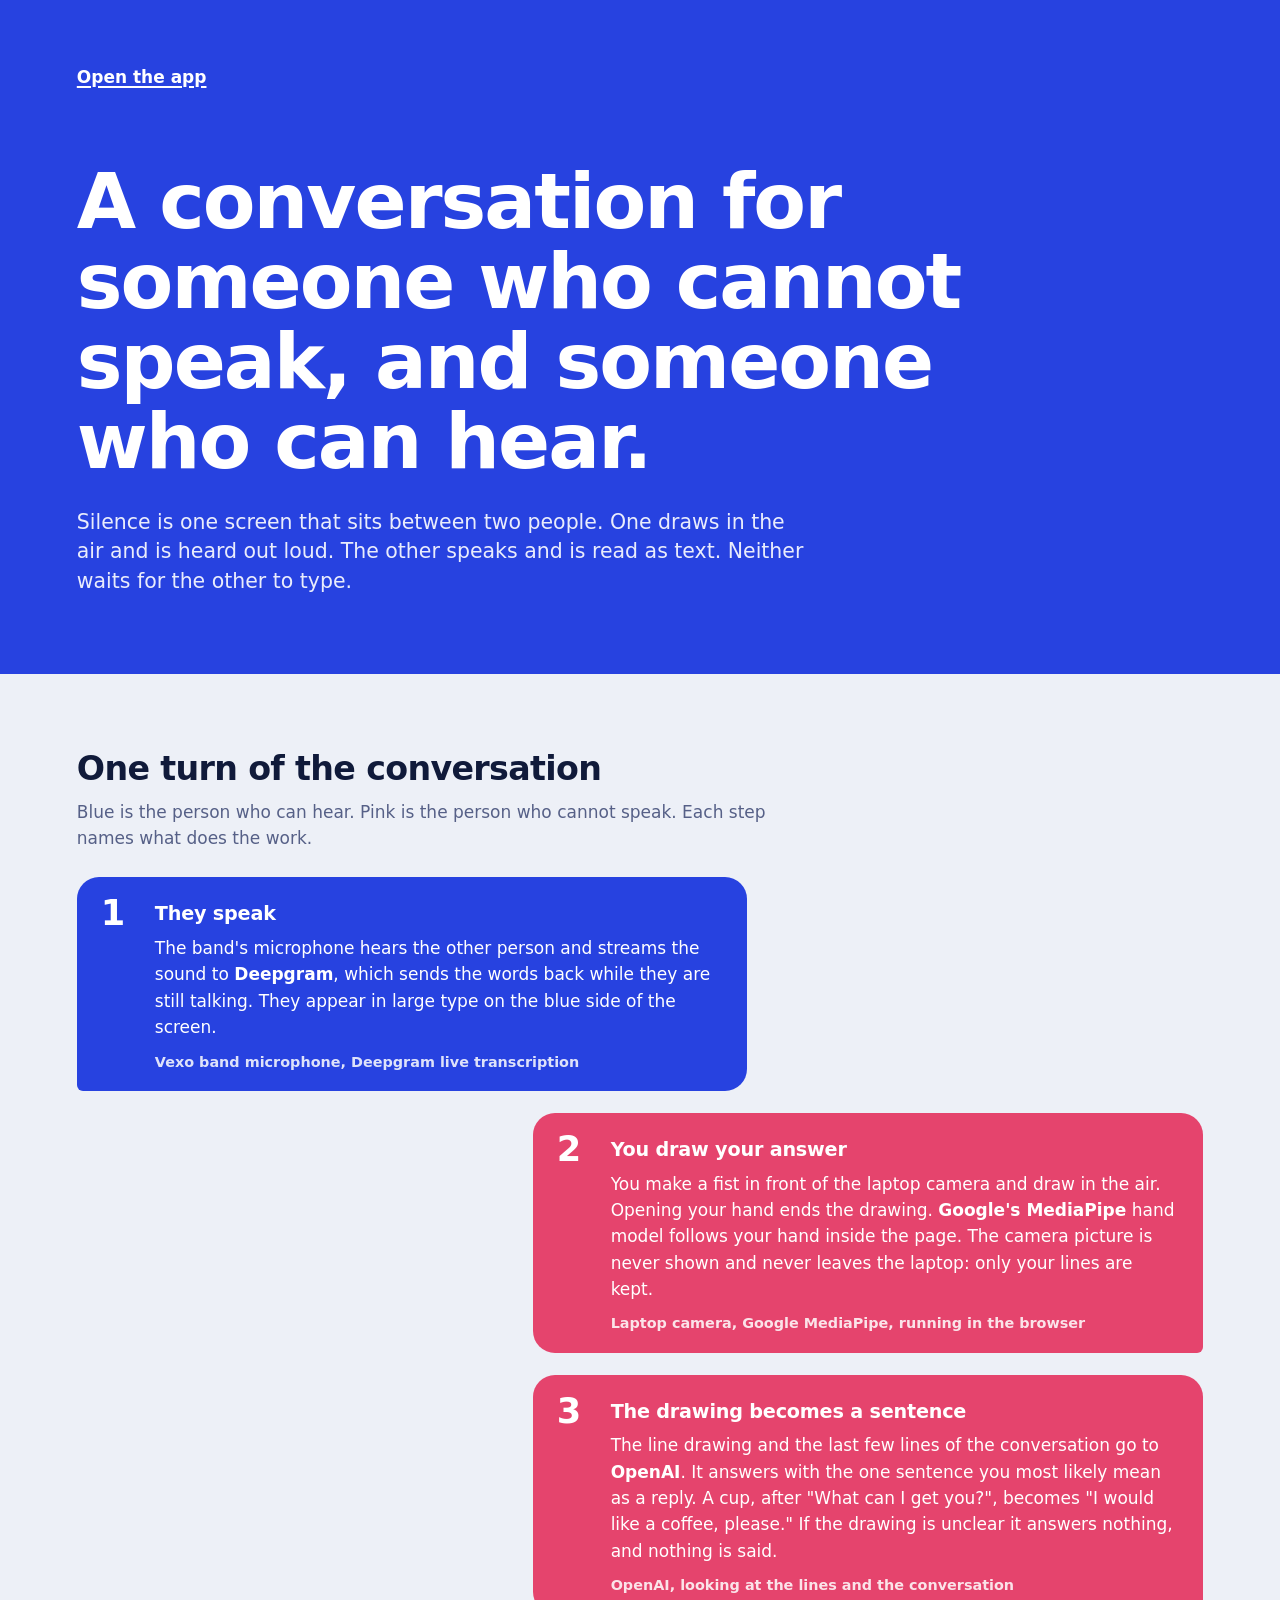
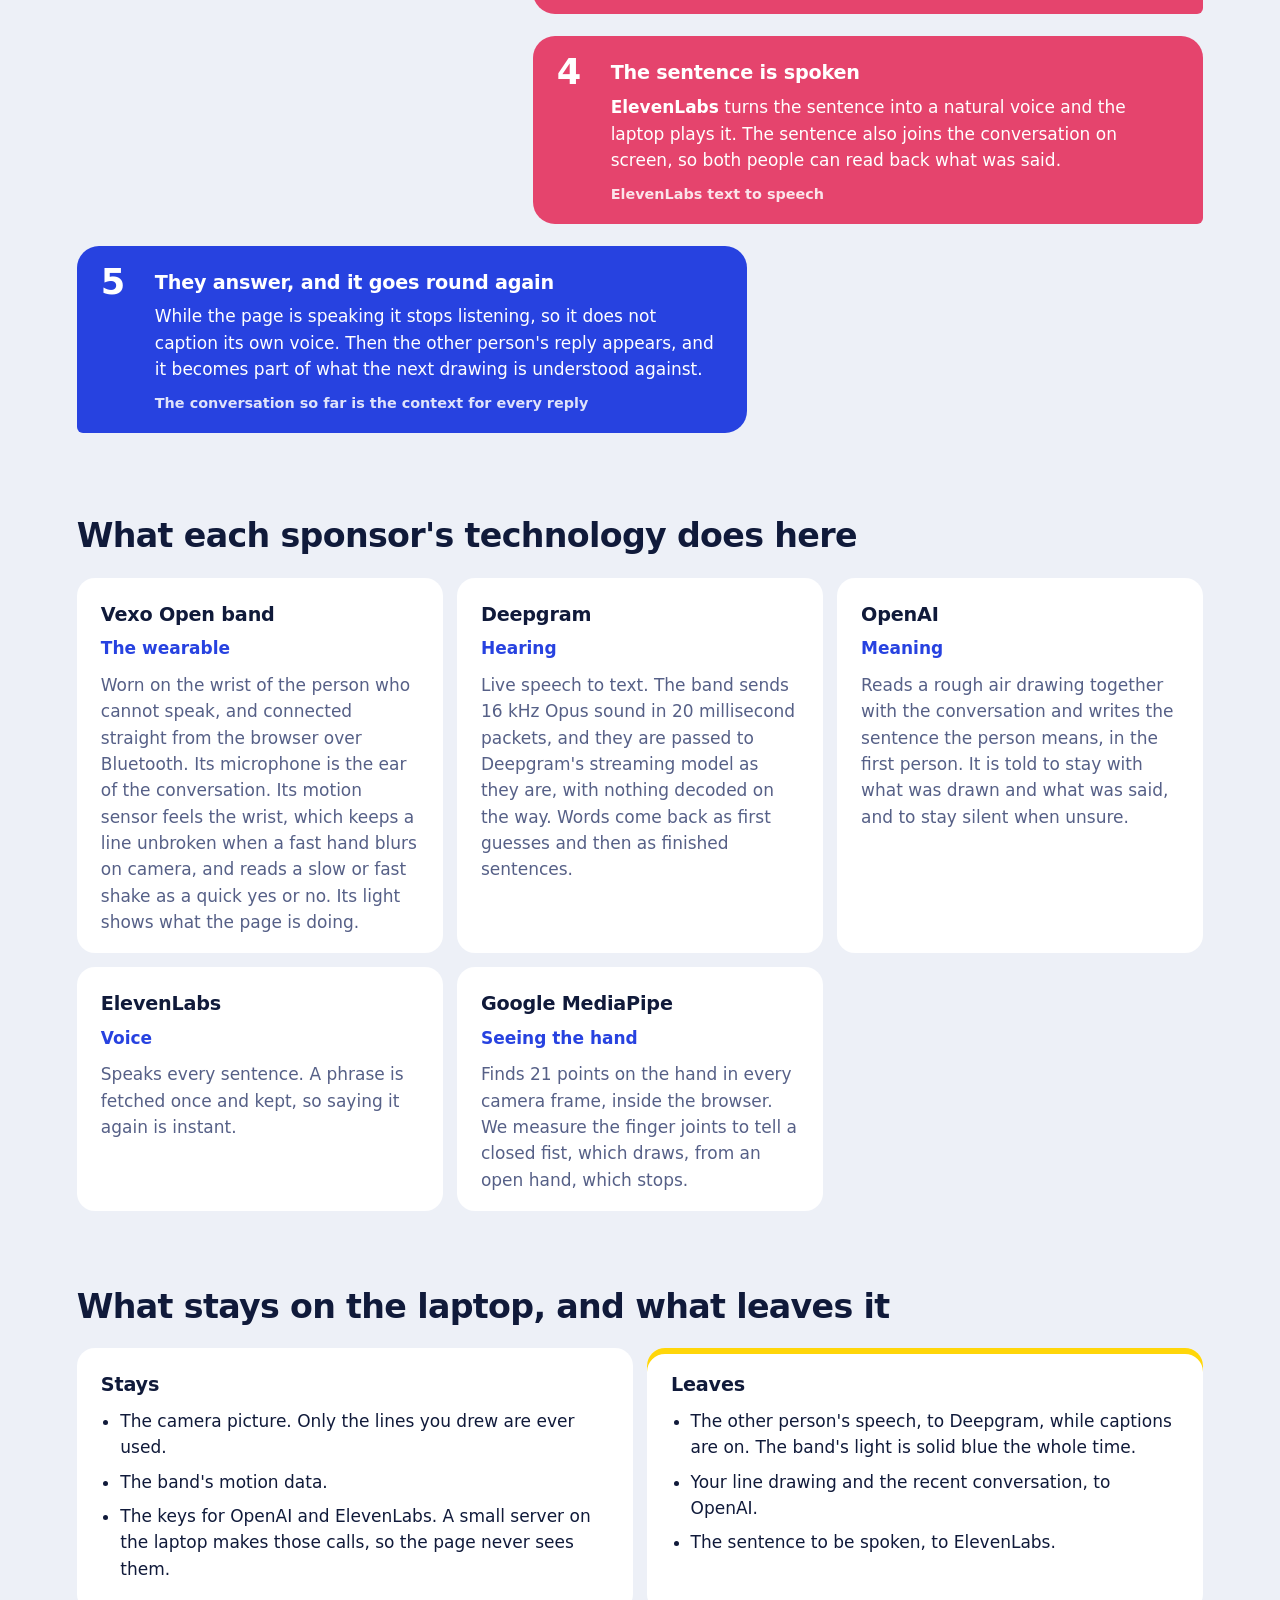
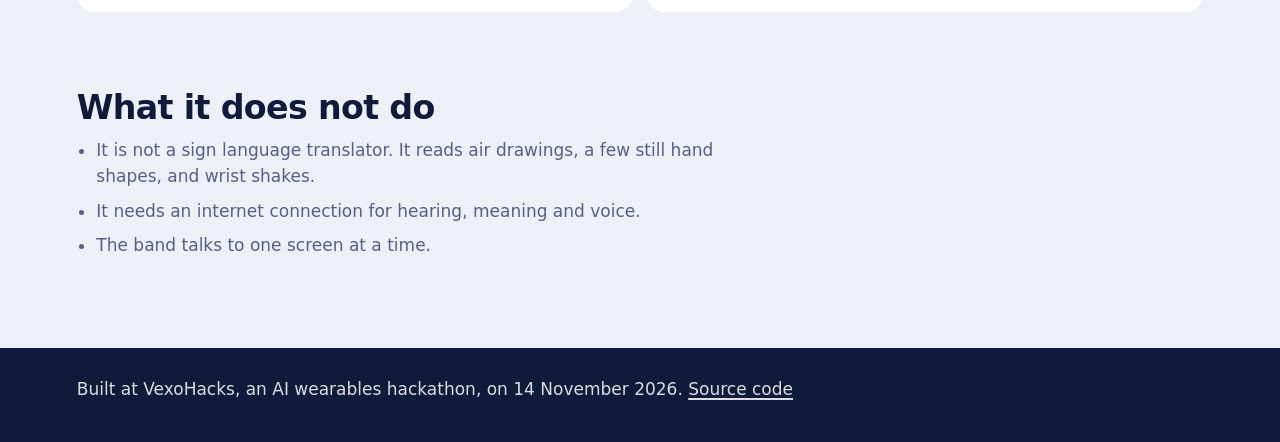
<file: gesture-speak/how.html>
<!doctype html>
<html lang="en">
<head>
<meta charset="utf-8">
<meta name="viewport" content="width=device-width, initial-scale=1">
<meta http-equiv="Content-Security-Policy" content="default-src 'self'">
<title>How Silence works</title>
<link rel="icon" href="../shared/icon.png">
<link rel="stylesheet" href="how.css">
</head>
<body>
<header>
  <p class="back"><a href="./">Open the app</a></p>
  <h1>A conversation for someone who cannot speak, and someone who can hear.</h1>
  <p class="lede">Silence is one screen that sits between two people. One draws in the air and is heard out loud.
  The other speaks and is read as text. Neither waits for the other to type.</p>
</header>

<main>
<section>
  <h2>One turn of the conversation</h2>
  <p class="intro">Blue is the person who can hear. Pink is the person who cannot speak. Each step names what does the work.</p>
  <ol class="turn">
    <li class="them">
      <h3>They speak</h3>
      <p>The band's microphone hears the other person and streams the sound to <b>Deepgram</b>, which sends the words
      back while they are still talking. They appear in large type on the blue side of the screen.</p>
      <p class="by">Vexo band microphone, Deepgram live transcription</p>
    </li>
    <li class="me">
      <h3>You draw your answer</h3>
      <p>You make a fist in front of the laptop camera and draw in the air. Opening your hand ends the drawing.
      <b>Google's MediaPipe</b> hand model follows your hand inside the page. The camera picture is never shown
      and never leaves the laptop: only your lines are kept.</p>
      <p class="by">Laptop camera, Google MediaPipe, running in the browser</p>
    </li>
    <li class="me">
      <h3>The drawing becomes a sentence</h3>
      <p>The line drawing and the last few lines of the conversation go to <b>OpenAI</b>. It answers with the one
      sentence you most likely mean as a reply. A cup, after "What can I get you?", becomes "I would like a coffee,
      please." If the drawing is unclear it answers nothing, and nothing is said.</p>
      <p class="by">OpenAI, looking at the lines and the conversation</p>
    </li>
    <li class="me">
      <h3>The sentence is spoken</h3>
      <p><b>ElevenLabs</b> turns the sentence into a natural voice and the laptop plays it. The sentence also
      joins the conversation on screen, so both people can read back what was said.</p>
      <p class="by">ElevenLabs text to speech</p>
    </li>
    <li class="them">
      <h3>They answer, and it goes round again</h3>
      <p>While the page is speaking it stops listening, so it does not caption its own voice. Then the other
      person's reply appears, and it becomes part of what the next drawing is understood against.</p>
      <p class="by">The conversation so far is the context for every reply</p>
    </li>
  </ol>
</section>

<section>
  <h2>What each sponsor's technology does here</h2>
  <div class="parts">
    <article>
      <h3>Vexo Open band</h3>
      <p class="role">The wearable</p>
      <p>Worn on the wrist of the person who cannot speak, and connected straight from the browser over Bluetooth.
      Its microphone is the ear of the conversation. Its motion sensor feels the wrist, which keeps a line unbroken
      when a fast hand blurs on camera, and reads a slow or fast shake as a quick yes or no. Its light shows
      what the page is doing.</p>
    </article>
    <article>
      <h3>Deepgram</h3>
      <p class="role">Hearing</p>
      <p>Live speech to text. The band sends 16 kHz Opus sound in 20 millisecond packets, and they are passed to
      Deepgram's streaming model as they are, with nothing decoded on the way. Words come back as first guesses
      and then as finished sentences.</p>
    </article>
    <article>
      <h3>OpenAI</h3>
      <p class="role">Meaning</p>
      <p>Reads a rough air drawing together with the conversation and writes the sentence the person means, in
      the first person. It is told to stay with what was drawn and what was said, and to stay silent when unsure.</p>
    </article>
    <article>
      <h3>ElevenLabs</h3>
      <p class="role">Voice</p>
      <p>Speaks every sentence. A phrase is fetched once and kept, so saying it again is instant.</p>
    </article>
    <article>
      <h3>Google MediaPipe</h3>
      <p class="role">Seeing the hand</p>
      <p>Finds 21 points on the hand in every camera frame, inside the browser. We measure the finger joints to
      tell a closed fist, which draws, from an open hand, which stops.</p>
    </article>
  </div>
</section>

<section id="privacy">
  <h2>What stays on the laptop, and what leaves it</h2>
  <div class="split">
    <div>
      <h3>Stays</h3>
      <ul>
        <li>The camera picture. Only the lines you drew are ever used.</li>
        <li>The band's motion data.</li>
        <li>The keys for OpenAI and ElevenLabs. A small server on the laptop makes those calls, so the page never sees them.</li>
      </ul>
    </div>
    <div>
      <h3>Leaves</h3>
      <ul>
        <li>The other person's speech, to Deepgram, while captions are on. The band's light is solid blue the whole time.</li>
        <li>Your line drawing and the recent conversation, to OpenAI.</li>
        <li>The sentence to be spoken, to ElevenLabs.</li>
      </ul>
    </div>
  </div>
</section>

<section>
  <h2>What it does not do</h2>
  <ul class="limits">
    <li>It is not a sign language translator. It reads air drawings, a few still hand shapes, and wrist shakes.</li>
    <li>It needs an internet connection for hearing, meaning and voice.</li>
    <li>The band talks to one screen at a time.</li>
  </ul>
</section>
</main>

<footer>
  <p>Built at VexoHacks, an AI wearables hackathon, on 14 November 2026. <a href="https://github.com/techadnank9/vexo">Source code</a></p>
</footer>
</body>
</html>
</file>
<file: gesture-speak/how.css>
/* The explainer page. Same three markers as the app: blue = the person who can hear,
   pink = the person who cannot speak, yellow = look here. */
:root {
  color-scheme: light;
  --ink: #101a3a; --paper: #edf0f7; --card: #ffffff; --line: #c9d0e3; --soft: #566087;
  --them: #2742e0; --me: #e5446d; --mark: #ffd60a;
}
* { box-sizing: border-box; }
body { margin: 0; font: 500 17px/1.55 "Avenir Next", ui-rounded, system-ui, sans-serif; color: var(--ink); background: var(--paper); }
a { color: inherit; text-decoration-thickness: 2px; text-underline-offset: 3px; }
a:hover { color: var(--them); }
:focus-visible { outline: 3px solid var(--mark); outline-offset: 3px; border-radius: 4px; }

header { background: var(--them); color: #fff; padding: clamp(28px, 5vw, 64px) clamp(20px, 6vw, 88px) clamp(36px, 6vw, 80px); }
header a:hover { color: var(--mark); }
.back { margin: 0 0 clamp(28px, 6vw, 72px); font-weight: 600; }
h1 { margin: 0; max-width: 17ch; font-size: clamp(2.3rem, 6vw, 5rem); font-weight: 700; line-height: 1.04; letter-spacing: -0.025em; text-wrap: balance; }
.lede { margin: 26px 0 0; max-width: 56ch; font-size: clamp(1.1rem, 1.6vw, 1.35rem); line-height: 1.45; color: rgb(255 255 255 / 0.9); }

main { padding: 0 clamp(20px, 6vw, 88px); }
section { padding: clamp(40px, 6vw, 80px) 0 0; }
h2 { margin: 0 0 10px; font-size: clamp(1.6rem, 2.6vw, 2.3rem); font-weight: 700; letter-spacing: -0.02em; line-height: 1.15; }
h3 { margin: 0 0 6px; font-size: 1.2rem; font-weight: 700; letter-spacing: -0.01em; }
p { margin: 0 0 10px; max-width: 68ch; }
.intro { color: var(--soft); margin-bottom: 26px; }

/* one turn: a real sequence, so it is numbered. Their steps sit left, yours sit right. */
.turn { list-style: none; margin: 0; padding: 0; counter-reset: step; display: grid; gap: 14px; }
.turn li { counter-increment: step; position: relative; width: min(100%, 720px); padding: 22px 26px 18px 78px; border-radius: 22px; }
.turn li::before { content: counter(step); position: absolute; left: 24px; top: 18px; font-size: 2.2rem; font-weight: 700; line-height: 1; letter-spacing: -0.03em; }
.turn li.them { background: var(--them); color: #fff; border-bottom-left-radius: 6px; }
.turn li.me { margin-left: auto; background: var(--me); color: #fff; border-bottom-right-radius: 6px; }
.turn p { max-width: none; }
.turn .by { margin: 10px 0 0; font-size: 0.9rem; font-weight: 600; opacity: 0.85; }

.parts { display: grid; grid-template-columns: repeat(auto-fit, minmax(280px, 1fr)); gap: 14px; margin-top: 22px; }
.parts article { padding: 22px 24px 18px; border-radius: 18px; background: var(--card); }
.parts .role { margin: 0 0 10px; font-weight: 700; color: var(--them); }
.parts p:last-child { margin: 0; color: var(--soft); }

.split { display: grid; grid-template-columns: repeat(auto-fit, minmax(280px, 1fr)); gap: 14px; margin-top: 22px; }
.split > div { padding: 22px 24px; border-radius: 18px; background: var(--card); }
.split > div:last-child { box-shadow: inset 0 6px 0 var(--mark); }
ul { margin: 8px 0 0; padding-left: 1.15em; }
li { margin: 0 0 8px; max-width: 62ch; }
.limits { color: var(--soft); }

footer { margin-top: clamp(48px, 7vw, 96px); padding: 28px clamp(20px, 6vw, 88px) 40px; background: var(--ink); color: rgb(255 255 255 / 0.85); }
footer p { margin: 0; max-width: none; }
footer a:hover { color: var(--mark); }
@media (max-width: 640px) { .turn li { padding-left: 62px; } .turn li::before { left: 18px; } }
</file>
